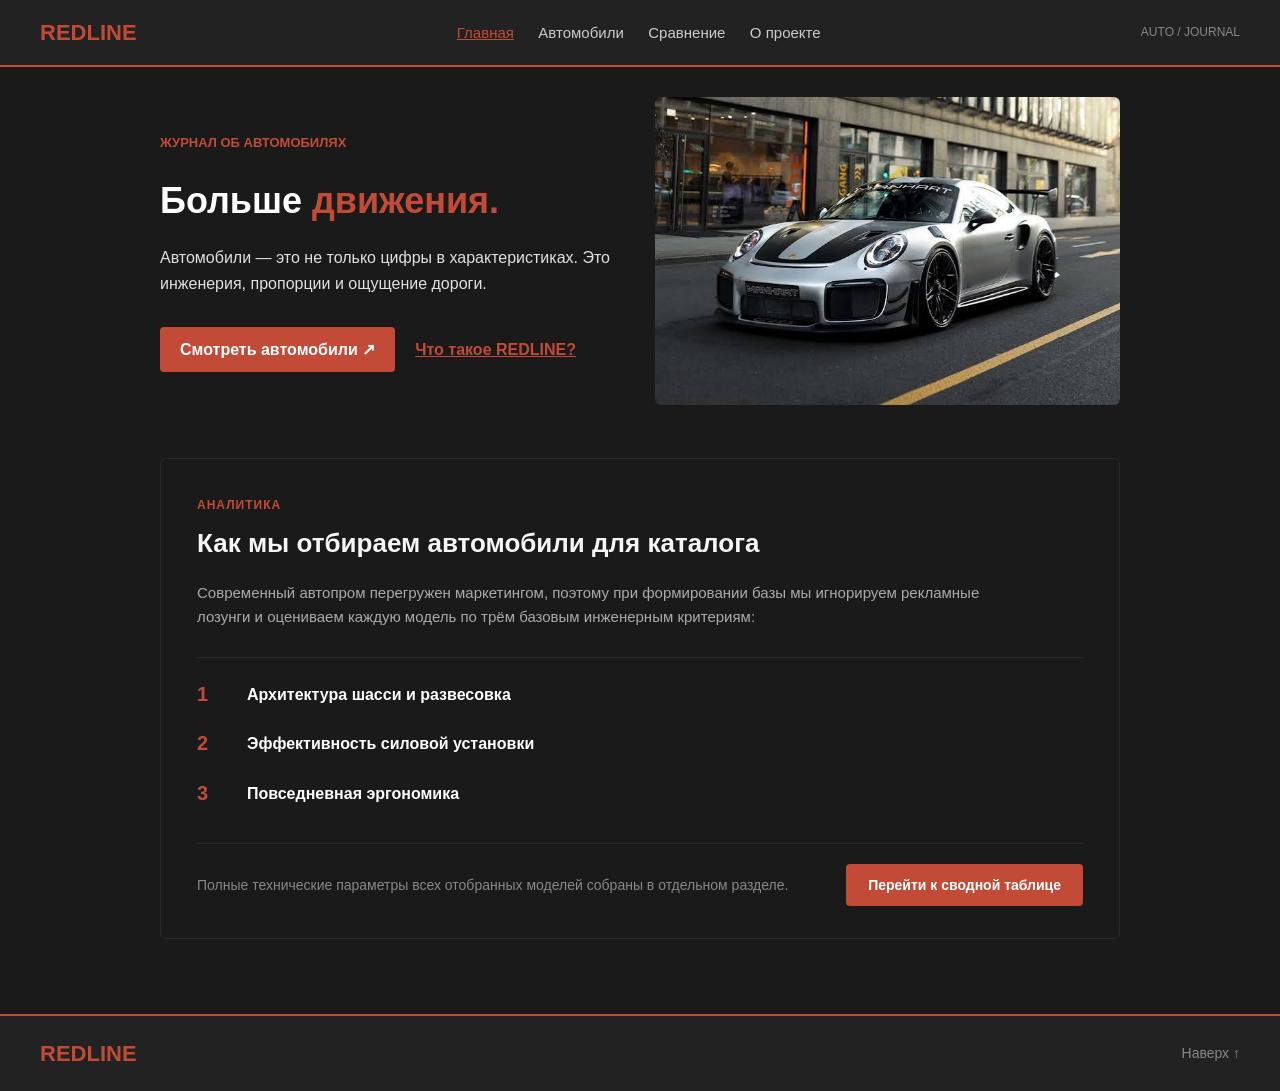
<file: lab2/index.html>
<!DOCTYPE html>
<html lang="ru">
<head>
    <meta charset="UTF-8">
    <meta name="viewport" content="width=device-width, initial-scale=1.0">
    <title>REDLINE — автомобили без лишнего</title>
    <link rel="stylesheet" href="css/style.css">
</head>
<body id="top">

    <header class="site-header">
        <a class="brand" href="index.html">REDLINE</a>

        <nav class="main-nav">
            <a class="active" href="index.html">Главная</a>
            <a href="cars.html">Автомобили</a>
            <a href="compare.html">Сравнение</a>
            <a href="about.html">О проекте</a>
        </nav>

        <div class="header-label">AUTO / JOURNAL</div>
    </header>

    <main>
        <section class="hero">
            <div class="hero-copy">
                <p class="eyebrow">
                    <span class="eyebrow-line"></span>
                    ЖУРНАЛ ОБ АВТОМОБИЛЯХ
                </p>

                <h1>
                    Больше <span> движения.</span>
                </h1>

                <p class="hero-text">
                    Автомобили — это не только цифры в характеристиках.
                    Это инженерия, пропорции и ощущение дороги.
                </p>

                <div class="hero-actions">
                    <a class="button button-primary" href="cars.html">Смотреть автомобили ↗</a>
                    <a class="text-link" href="about.html">Что такое REDLINE?</a>
                </div>
            </div>

            <div class="hero-visual">
                <img src="images/bgt.jpg" alt="Спортивный автомобиль на дороге">
            </div>
        </section>

        <section class="editorial-block">
            <div class="editorial-header">
                <span class="editorial-tag">Аналитика</span>    
                <h2>Как мы отбираем автомобили для каталога</h2>
            </div>

            <p class="editorial-intro">
                Современный автопром перегружен маркетингом, поэтому при формировании базы мы игнорируем рекламные лозунги и оцениваем каждую модель по трём базовым инженерным критериям:
            </p>

            <div class="criteria-list">
                <div class="criteria-item">
                    <span class="criteria-num">1</span>
                    <div class="criteria-body">
                        <h4>Архитектура шасси и развесовка</h4>
                    </div>
                </div>

                <div class="criteria-item">
                    <span class="criteria-num">2</span>
                    <div class="criteria-body">
                        <h4>Эффективность силовой установки</h4>
                    </div>
                </div>

                <div class="criteria-item">
                    <span class="criteria-num">3</span>
                    <div class="criteria-body">
                        <h4>Повседневная эргономика</h4>
                    </div>
                </div>
            </div>

            <div class="editorial-footer">
                <p>Полные технические параметры всех отобранных моделей собраны в отдельном разделе.</p>
                <a href="compare.html" class="editorial-btn">Перейти к сводной таблице</a>
            </div>
        </section>
    </main>

    <footer class="site-footer">
        <a class="brand" href="index.html">REDLINE</a>
        <a class="back-to-top" href="#top">Наверх ↑</a>
    </footer>

</body>
</html>
</file>
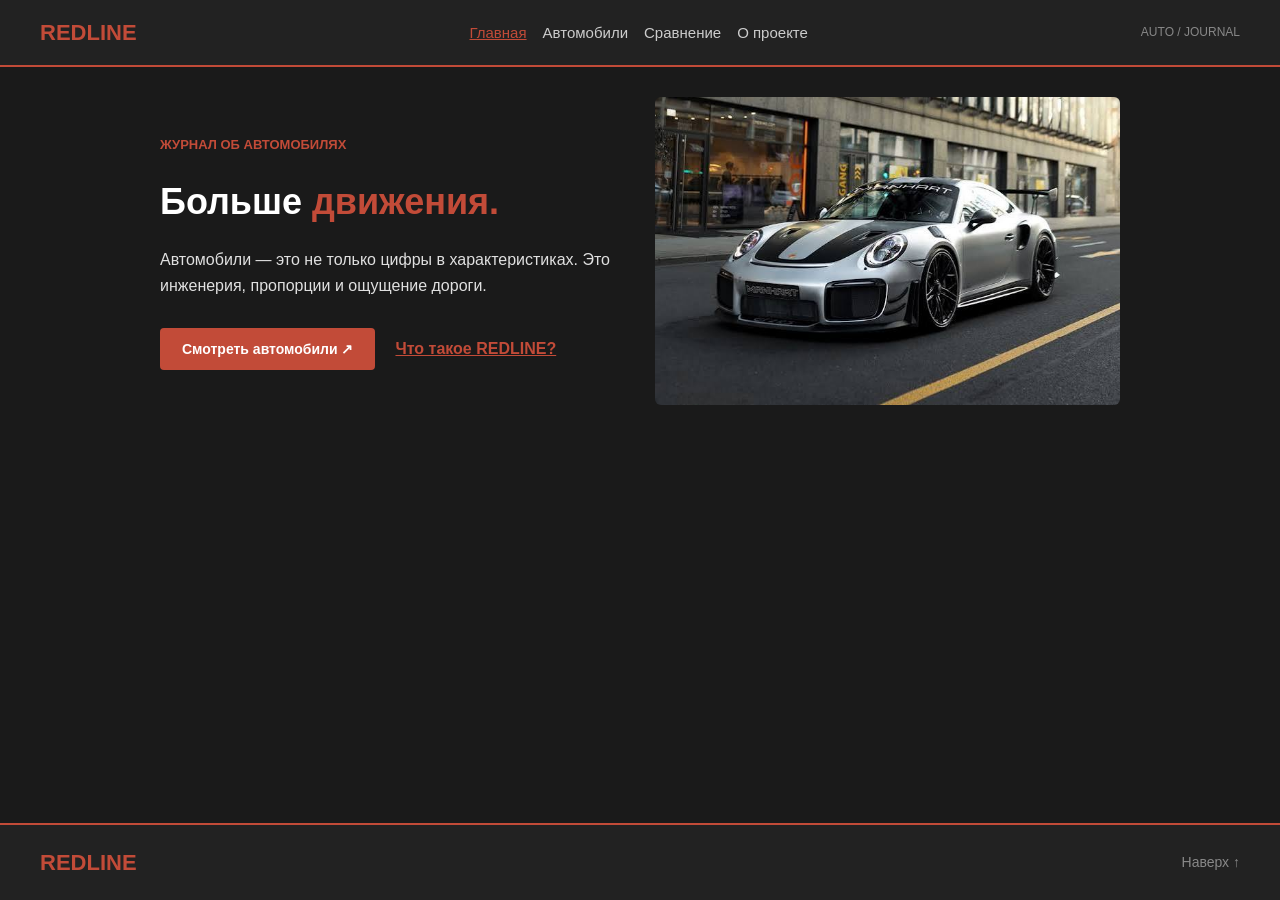
<file: lab4/index.html>
<!DOCTYPE html>
<html lang="ru">
<head>
    <meta charset="UTF-8">
    <meta name="viewport" content="width=device-width, initial-scale=1.0">
    <title>REDLINE — автомобили без лишнего</title>
    <link rel="stylesheet" href="css/style.css">
</head>
<body id="top">

    <header class="header">
        <a class="logo" href="index.html">REDLINE</a>

        <nav class="nav">
            <a class="nav__link nav__link_active" href="index.html" aria-current="page">Главная</a>
            <a href="cars.html" class="nav__link">Автомобили</a>
            <a href="compare.html" class="nav__link">Сравнение</a>
            <a href="about.html" class="nav__link">О проекте</a>
        </nav>

        <div class="header__label">AUTO / JOURNAL</div>
    </header>

    <main class="page">
        <section class="hero">
            <div class="hero__content">
                <p class="eyebrow">
                    <span class="eyebrow__line"></span>
                    ЖУРНАЛ ОБ АВТОМОБИЛЯХ
                </p>

                <h1 class="title">
                    Больше <span class="accent"> движения.</span>
                </h1>

                <p class="hero__text">
                    Автомобили — это не только цифры в характеристиках.
                    Это инженерия, пропорции и ощущение дороги.
                </p>

                <div class="actions">
                    <a class="button button_primary" href="cars.html">Смотреть автомобили ↗</a>
                    <a class="link" href="about.html">Что такое REDLINE?</a>
                </div>
            </div>

            <div class="hero__visual">
                <img src="images/bgt.jpg" alt="Спортивный автомобиль на дороге" class="hero__image">
            </div>
        </section>
    </main>

    <footer class="footer">
        <a class="logo" href="index.html">REDLINE</a>
        <a class="footer__top" href="#top">Наверх ↑</a>
    </footer>

</body>
</html>
</file>
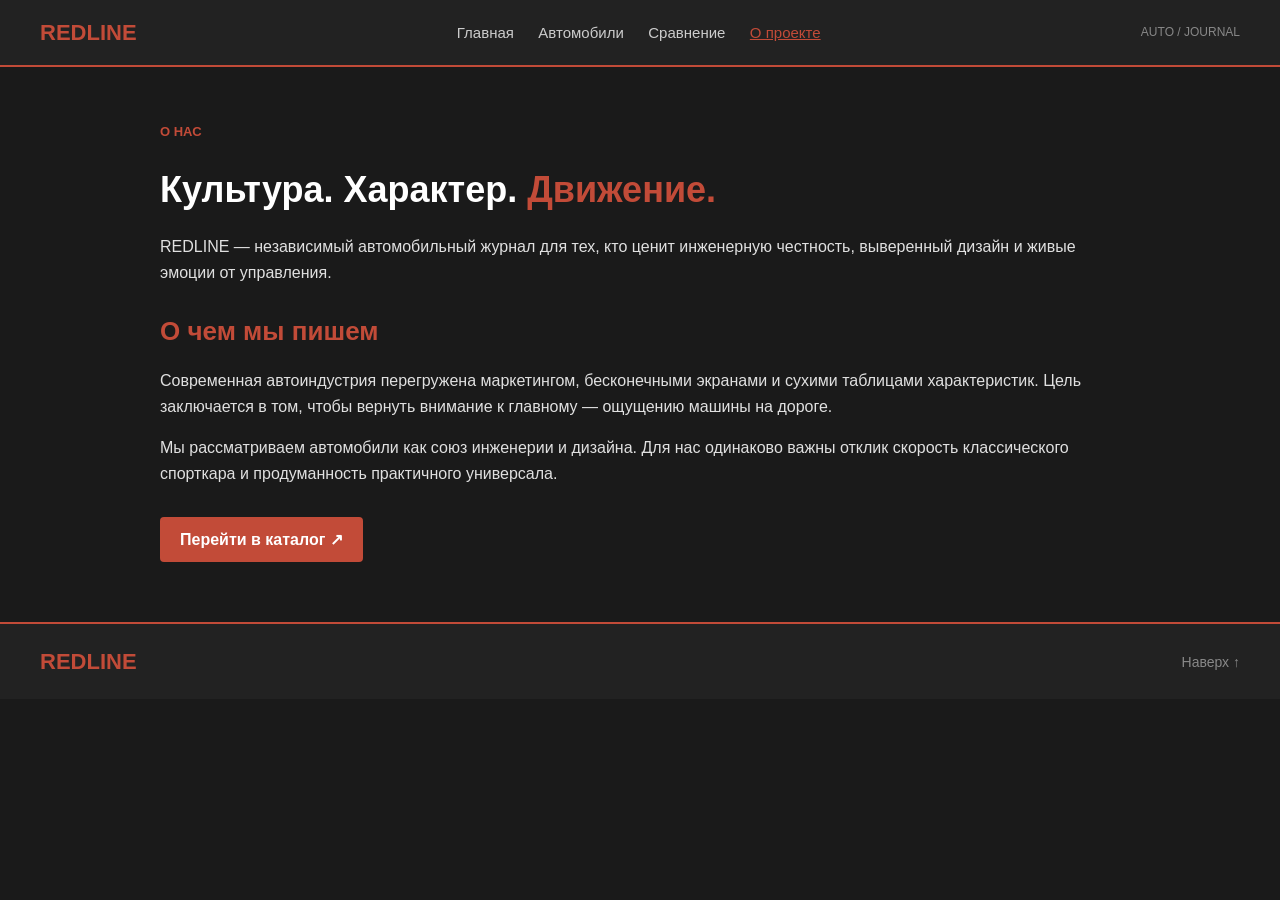
<file: lab2/about.html>
<!DOCTYPE html>
<html lang="ru">
<head>
    <meta charset="UTF-8">
    <meta name="viewport" content="width=device-width, initial-scale=1.0">
    <title>О редакции — REDLINE</title>
    <link rel="stylesheet" href="css/style.css">
</head>
<body id="top">

    <header class="site-header">
        <a class="brand" href="index.html">REDLINE</a>

        <nav class="main-nav">
            <a href="index.html">Главная</a>
            <a href="cars.html">Автомобили</a>
            <a href="compare.html">Сравнение</a>
            <a class="active" href="about.html">О проекте</a>
        </nav>

        <div class="header-label">AUTO / JOURNAL</div>
    </header>

    <main>
        <section class="page-intro">
            <p class="eyebrow">
                <span class="eyebrow-line"></span>
                О НАС
            </p>
            <h1>Культура. Характер. <span> Движение.</span></h1>
            <p class="intro-text">
                REDLINE — независимый автомобильный журнал для тех, кто ценит
                инженерную честность, выверенный дизайн и живые эмоции от управления.
            </p>
        </section>

        <section class="about-layout">
            <h2><span>О чем мы пишем </span></h2>
            <p>
                Современная автоиндустрия перегружена маркетингом, бесконечными экранами
                и сухими таблицами характеристик. Цель заключается в том, чтобы вернуть
                внимание к главному — ощущению машины на дороге.
            </p>
            <p>
                Мы рассматриваем автомобили как союз инженерии и 
                дизайна. Для нас одинаково важны отклик скорость классического спорткара
                и продуманность практичного универсала.
            </p>
            <div class="hero-actions">
                <a class="button" href="cars.html">Перейти в каталог ↗</a>
            </div>
        </section>

    </main>

    <footer class="site-footer">
        <a class="brand" href="index.html">REDLINE</a>
        <a class="back-to-top" href="#top">Наверх ↑</a>
    </footer>

</body>
</html>
</file>
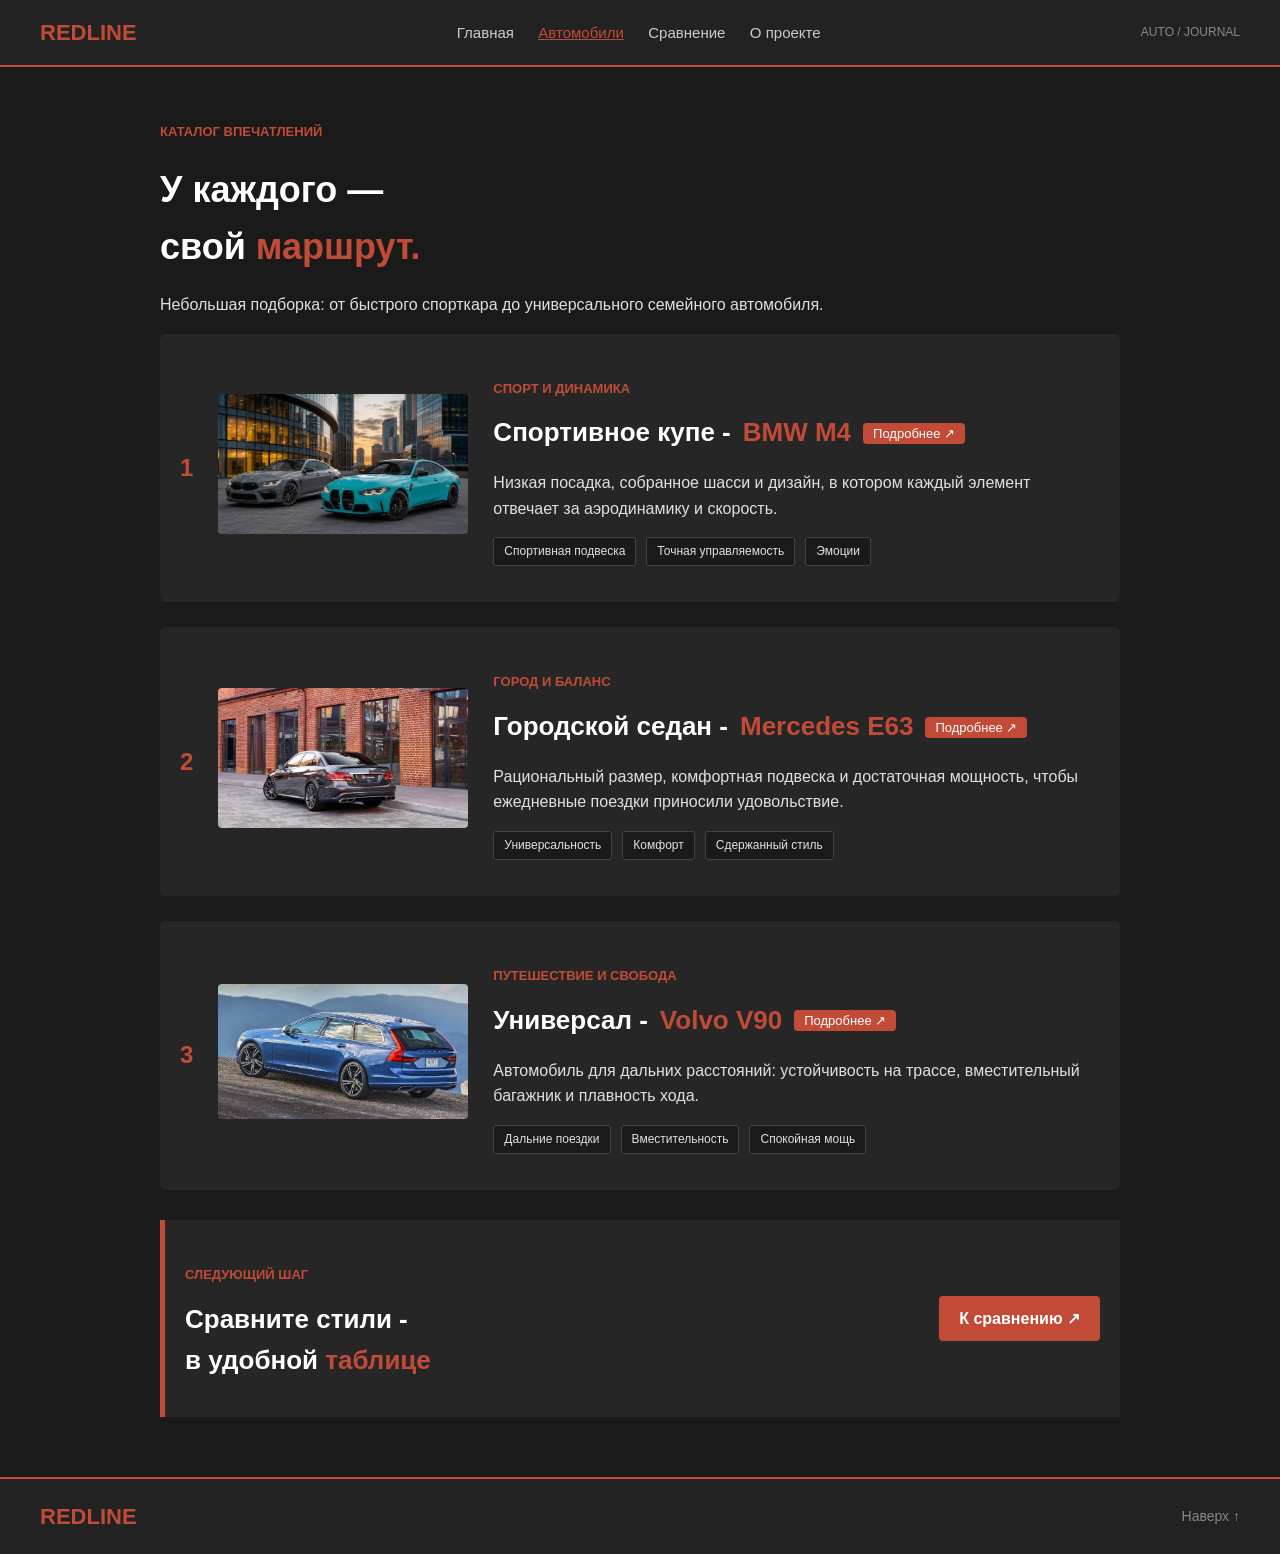
<file: lab2/cars.html>
<!DOCTYPE html>
<html lang="ru">
<head>
    <meta charset="UTF-8">
    <meta name="viewport" content="width=device-width, initial-scale=1.0">
    <title>Автомобили — REDLINE</title>
    <link rel="stylesheet" href="css/style.css">
</head>
<body id="top">

    <header class="site-header">
        <a class="brand" href="index.html">REDLINE</a>

        <nav class="main-nav">
            <a href="index.html">Главная</a>
            <a class="active" href="cars.html">Автомобили</a>
            <a href="compare.html">Сравнение</a>
            <a href="about.html">О проекте</a>
        </nav>

        <div class="header-label">AUTO / JOURNAL</div>
    </header>

    <main>
        <section class="page-intro">
            <p class="eyebrow">
                <span class="eyebrow-line"></span>
                КАТАЛОГ ВПЕЧАТЛЕНИЙ
            </p>
            <h1>У каждого —<br> свой <span> маршрут.</span></h1>
            <p class="intro-text">
                Небольшая подборка: от быстрого спорткара
                до универсального семейного автомобиля.
            </p>
        </section>

        <section class="car-list">
            <article class="car-row">
                <div class="car-index">1</div>
                <div class="car-image">
                    <img src="images/bmw.jpg" alt="Спортивное купе">
                </div>
                <div class="car-info">
                    <p class="eyebrow">СПОРТ И ДИНАМИКА</p>
                    <div class="car-heading">
                        <h2> 
                            Спортивное купе - <span>BMW M4</span>
                            <a class="button btn-inline" href="https://ru.wikipedia.org/wiki/BMW_M4" target="_blank" rel="noopener noreferrer">Подробнее ↗</a>
                        </h2>
                </div>
                    <p>
                        Низкая посадка, собранное шасси и дизайн, в котором
                        каждый элемент отвечает за аэродинамику и скорость.
                    </p>
                    <ul class="tag-list">
                        <li>Спортивная подвеска</li>
                        <li>Точная управляемость</li>
                        <li>Эмоции</li>
                    </ul>
                </div>
            </article>

            <article class="car-row">
                <div class="car-index">2</div>
                <div class="car-image">
                    <img src="images/merin.jpg" alt="Городской седан">
                    
                </div>
                <div class="car-info">
                    <p class="eyebrow">ГОРОД И БАЛАНС</p>
                    <h2>
                        Городской седан - <span> Mercedes E63 </span>
                        <a class="button btn-inline" href="https://ru.wikipedia.org/wiki/Mercedes-Benz_E-%D0%BA%D0%BB%D0%B0%D1%81%D1%81" target="_blank" rel="noopener noreferrer">Подробнее ↗</a>
                    </h2>    
                    <p>
                        Рациональный размер, комфортная подвеска и достаточная мощность,
                        чтобы ежедневные поездки приносили удовольствие.
                    </p>
                    <ul class="tag-list">
                        <li>Универсальность</li>
                        <li>Комфорт</li>
                        <li>Сдержанный стиль</li>
                    </ul>
                </div>
            </article>

            <article class="car-row">
                <div class="car-index">3</div>
                <div class="car-image">
                    <img src = "images/volvo.jpg" alt="Универсал">
                </div>
                <div class="car-info">
                    <p class="eyebrow">ПУТЕШЕСТВИЕ И СВОБОДА</p>
                    <h2>
                        Универсал - <span> Volvo V90 </span>
                        <a class="button btn-inline" href="https://ru.wikipedia.org/wiki/Volvo_V90" target="_blank" rel="noopener noreferrer">Подробнее ↗</a>
                    </h2>
                    <p>
                        Автомобиль для дальних расстояний: устойчивость на трассе,
                        вместительный багажник и плавность хода.
                    </p>
                    <ul class="tag-list">
                        <li>Дальние поездки</li>
                        <li>Вместительность</li>
                        <li>Спокойная мощь</li>
                    </ul>
                </div>
            </article>
        </section>

        <section class="closing-banner">
            <div>
                <p class="eyebrow">СЛЕДУЮЩИЙ ШАГ</p>
                <h2>Сравните стили - <br> в удобной <span> таблице</span></h2>
            </div>
            <a class="button button" href="compare.html">К сравнению ↗</a>
        </section>
    </main>

    <footer class="site-footer">
        <a class="brand" href="index.html">REDLINE</a>
        <a class="back-to-top" href="#top">Наверх ↑</a>
    </footer>

</body>
</html>
</file>
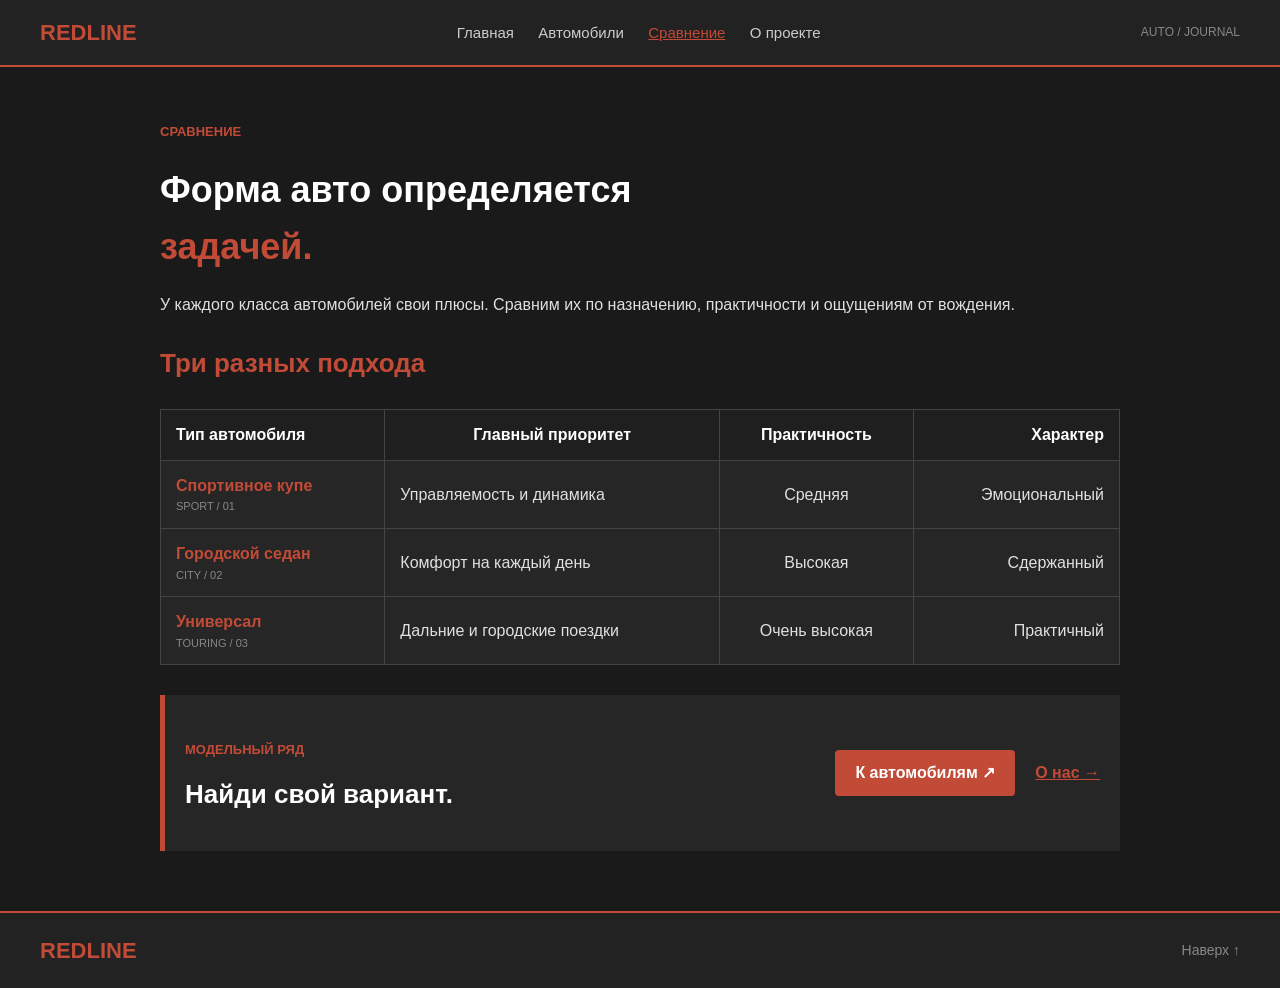
<file: lab2/compare.html>
<!DOCTYPE html>
<html lang="ru">
<head>
    <meta charset="UTF-8">
    <meta name="viewport" content="width=device-width, initial-scale=1.0">
    <title>Сравнение — REDLINE</title>
    <link rel="stylesheet" href="css/style.css">
</head>
<body id="top">

    <header class="site-header">
        <a class="brand" href="index.html">REDLINE</a>

        <nav class="main-nav">
            <a href="index.html">Главная</a>
            <a href="cars.html">Автомобили</a>
            <a class="active" href="compare.html">Сравнение</a>
            <a href="about.html">О проекте</a>
        </nav>

        <div class="header-label">AUTO / JOURNAL</div>
    </header>

    <main>
        <section class="page-intro">
            <p class="eyebrow">
                <span class="eyebrow-line"></span>
                СРАВНЕНИЕ
            </p>
            <h1>Форма авто определяется<br> <span>задачей.</span></h1>
            <p class="intro-text">
                У каждого класса автомобилей свои плюсы.
                Сравним их по назначению, практичности и ощущениям от вождения.
            </p>
        </section>

        <section class="comparison-section">
            <div class="section-heading">
                    <h2><span> Три разных подхода </span></h2>
            </div>

            <div class="table-wrap">
                <table>
                    <thead>
                        <tr>
                            <th>Тип автомобиля</th>
                            <th>Главный приоритет</th>
                            <th class="center">Практичность</th>
                            <th class="right">Характер</th>
                        </tr>
                    </thead>
                    <tbody>
                        <tr>
                            <td>
                                <strong>Спортивное купе</strong>
                                <span class="table-sub">SPORT / 01</span>
                            </td>
                            <td>Управляемость и динамика</td>
                            <td class="center">Средняя</td>
                            <td class="right">Эмоциональный</td>
                        </tr>
                        <tr>
                            <td>
                                <strong>Городской седан</strong>
                                <span class="table-sub">CITY / 02</span>
                            </td>
                            <td>Комфорт на каждый день</td>
                            <td class="center">Высокая</td>
                            <td class="right">Сдержанный</td>
                        </tr>
                        <tr>
                            <td>
                                <strong>Универсал</strong>
                                <span class="table-sub">TOURING / 03</span>
                            </td>
                            <td>Дальние и городские поездки</td>
                            <td class="center">Очень высокая</td>
                            <td class="right">Практичный</td>
                        </tr>
                    </tbody>
                </table>
            </div>
        </section>

        <section class="closing-banner">
            <div>
                <p class="eyebrow">МОДЕЛЬНЫЙ РЯД</p>
                <h2>Найди свой вариант.</h2>
            </div>
            <div class="banner-actions">
                <a class="button button" href="cars.html">К автомобилям ↗</a>
                <a class="text-link" href="about.html">О нас →</a>
            </div>
        </section>
    </main>

    <footer class="site-footer">
        <a class="brand" href="index.html">REDLINE</a>
        <a class="back-to-top" href="#top">Наверх ↑</a>
    </footer>

</body>
</html>
</file>
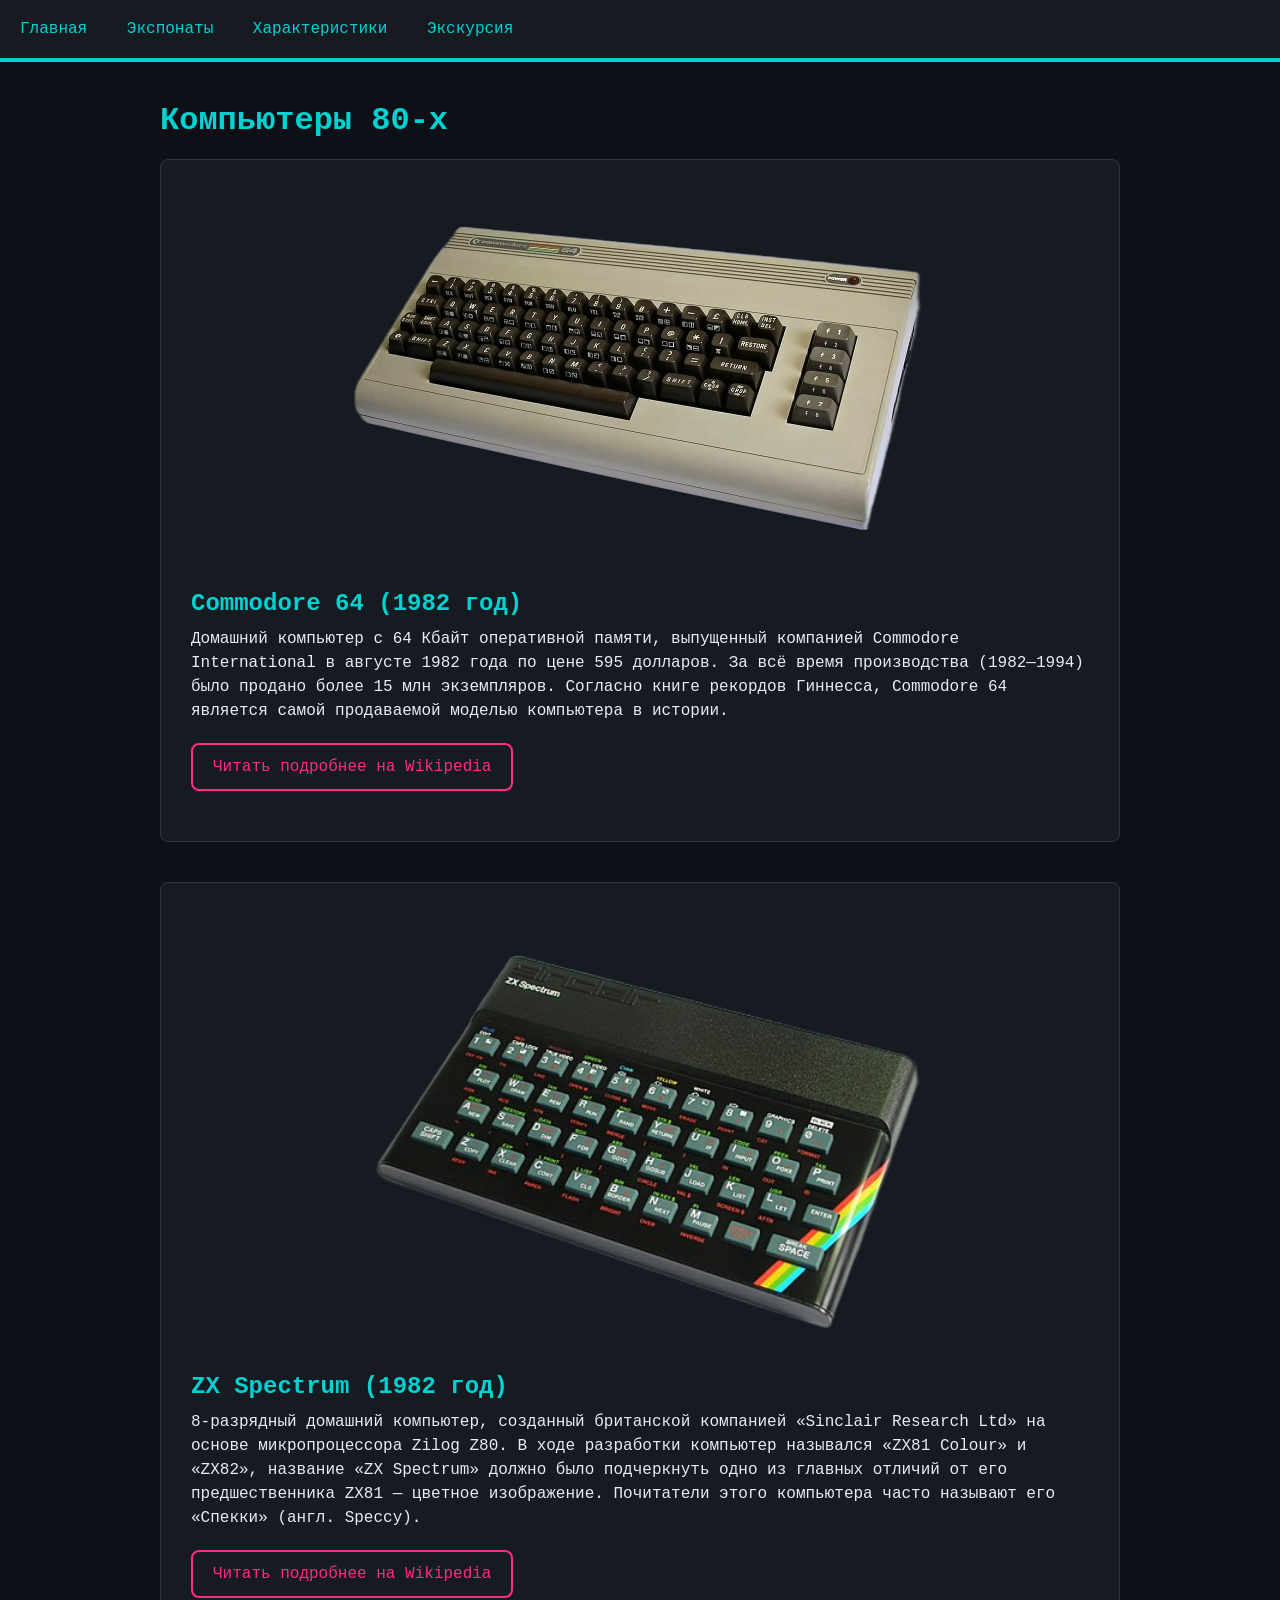
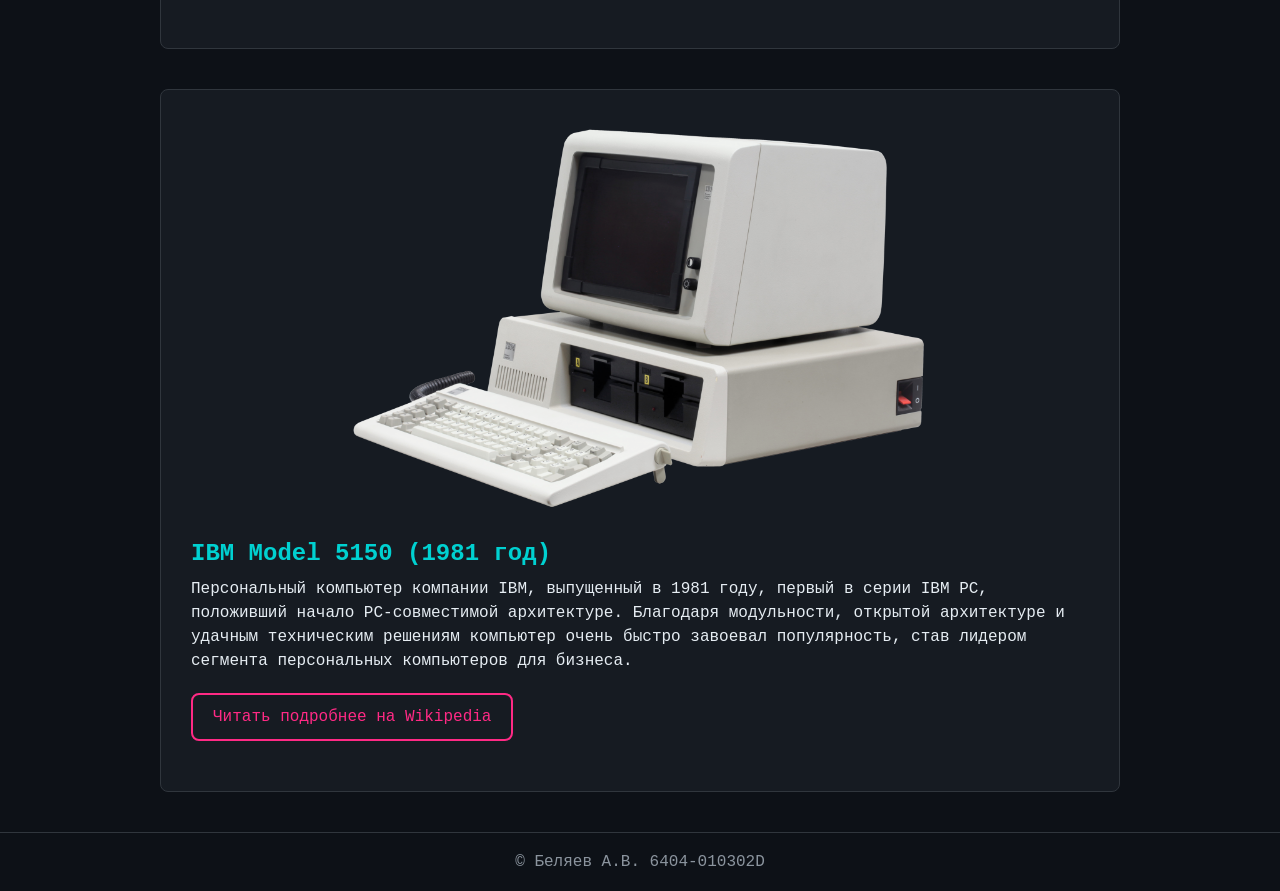
<file: lab2/exhibits.html>
<!DOCTYPE html>
<html>
    <head>
        <meta charset="UTF-8">
        <title>Музей ретро-компьютеров | Экспонаты</title>
        <link rel="stylesheet" href="style.css">
    </head>
    <body>
        <header>
            <nav>
                <ul>
                    <li><a href="index.html">Главная</a></li>
                    <li><a href="exhibits.html">Экспонаты</a></li>
                    <li><a href="specs.html">Характеристики</a></li>
                    <li><a href="visit.html">Экскурсия</a></li>
                </ul>
            </nav>
        </header>
        <main>
            <h1>
                Компьютеры 80-х
            </h1>
            <div class="PC">
                <img src="images/c64.png" alt="Компьютер Commodore 64" width="600">
            <h2>
                Commodore 64 (1982 год)
            </h2>
            <p>
                Домашний компьютер с 64 Кбайт оперативной памяти, выпущенный компанией Commodore International
                в августе 1982 года по цене 595 долларов.
                За всё время производства (1982—1994) было продано более 15 млн экземпляров.
                Согласно книге рекордов Гиннесса, Commodore 64 является самой продаваемой моделью компьютера в истории.
            </p>
            <p><a href="https://ru.wikipedia.org/wiki/Commodore_64" target="_blank" class="neon-button">Читать подробнее на Wikipedia</a></p>
            </div>

            <div class="PC">
                <img src="images/spectrum.png" alt="Компьютер ZX Spectrum" width="600">
            <h2>
                ZX Spectrum (1982 год)
            </h2>
            <p>
                8-разрядный домашний компьютер, созданный британской компанией «Sinclair Research Ltd» на основе микропроцессора Zilog Z80.
                В ходе разработки компьютер назывался «ZX81 Colour» и «ZX82», название «ZX Spectrum» должно было подчеркнуть одно из главных отличий
                от его предшественника ZX81 — цветное изображение. Почитатели этого компьютера часто называют его «Спекки» (англ. Speccy).
            </p>
            <p><a href="https://ru.wikipedia.org/wiki/ZX_Spectrum" target="_blank" class="neon-button">Читать подробнее на Wikipedia</a></p>
            </div>

            <div class="PC">
                <img src="images/ibmpc.png" alt="Компьютер IBM Model 5150" width="600">
            <h2>
                IBM Model 5150 (1981 год)
            </h2>
            <p>
                Персональный компьютер компании IBM, выпущенный в 1981 году, первый в серии IBM PC, положивший начало PC-совместимой архитектуре.
                Благодаря модульности, открытой архитектуре и удачным техническим решениям компьютер очень быстро завоевал популярность,
                став лидером сегмента персональных компьютеров для бизнеса.
            </p>
            <p><a href="https://ru.wikipedia.org/wiki/IBM_PC" target="_blank" class="neon-button">Читать подробнее на Wikipedia</a></p>
            </div>
        </main>
        <footer>
            <p>
                &copy; Беляев А.В. 6404-010302D
            </p>
        </footer>
    </body>
</html>
</file>
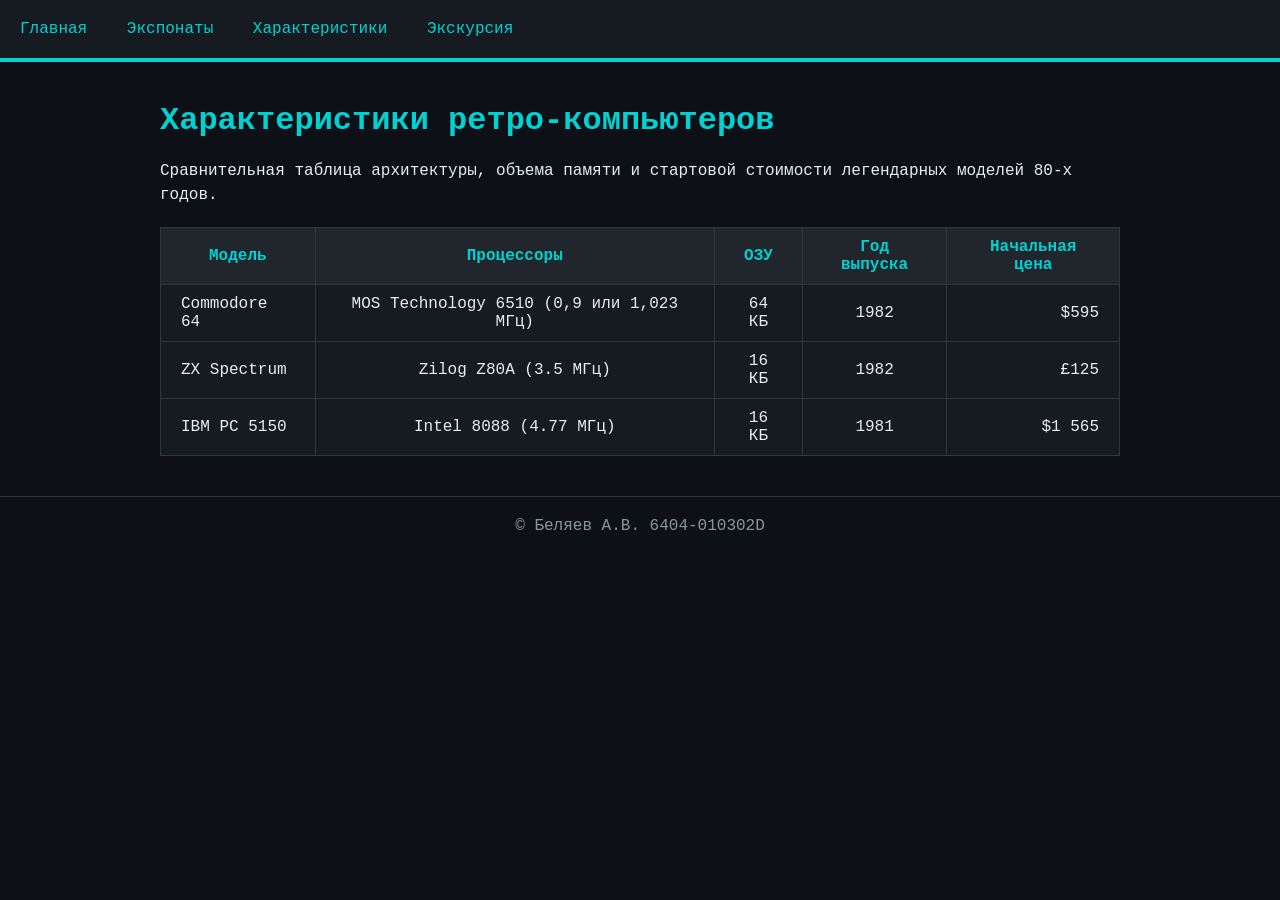
<file: lab2/specs.html>
<!DOCTYPE html>
<html>
    <head>
        <meta charset="UTF-8">
        <title>Музей ретро-компьютеров | Характеристики</title>
        <link rel="stylesheet" href="style.css">
    </head>
    <body>
        <header>
            <nav>
                <ul>
                    <li><a href="index.html">Главная</a></li>
                    <li><a href="exhibits.html">Экспонаты</a></li>
                    <li><a href="specs.html">Характеристики</a></li>
                    <li><a href="visit.html">Экскурсия</a></li>
                </ul>
            </nav>
        </header>
        <main>
            <h1>
                Характеристики ретро-компьютеров
            </h1>
            <p>
                Сравнительная таблица архитектуры, объема памяти и стартовой стоимости легендарных моделей 80-х годов.
            </p>
            <table>
                <thead>
                    <tr>
                        <th>Модель</th>
                        <th>Процессоры</th>
                        <th>ОЗУ</th>
                        <th>Год выпуска</th>
                        <th>Начальная цена</th>
                    </tr>
                </thead>
                <tbody>
                    <tr>
                        <td class="shift-left">Commodore 64</td>
                        <td class="shift-center">MOS Technology 6510 (0,9 или 1,023 МГц)</td>
                        <td class="shift-center">64 КБ</td>
                        <td class="shift-center">1982</td>
                        <td class="shift-right">$595</td>
                    </tr>

                    <tr>
                        <td class="shift-left">ZX Spectrum</td>
                        <td class="shift-center">Zilog Z80A (3.5 МГц)</td>
                        <td class="shift-center">16 КБ</td>
                        <td class="shift-center">1982</td>
                        <td class="shift-right">£125</td>
                    </tr>

                    <tr>
                        <td class="shift-left">IBM PC 5150</td>
                        <td class="shift-center">Intel 8088 (4.77 МГц)</td>
                        <td class="shift-center">16 КБ</td>
                        <td class="shift-center">1981</td>
                        <td class="shift-right">$1 565</td>
                    </tr>
                </tbody>
            </table>
        </main>
        <footer>
            <p>
                &copy; Беляев А.В. 6404-010302D
            </p>
        </footer>
    </body>
</html>
</file>
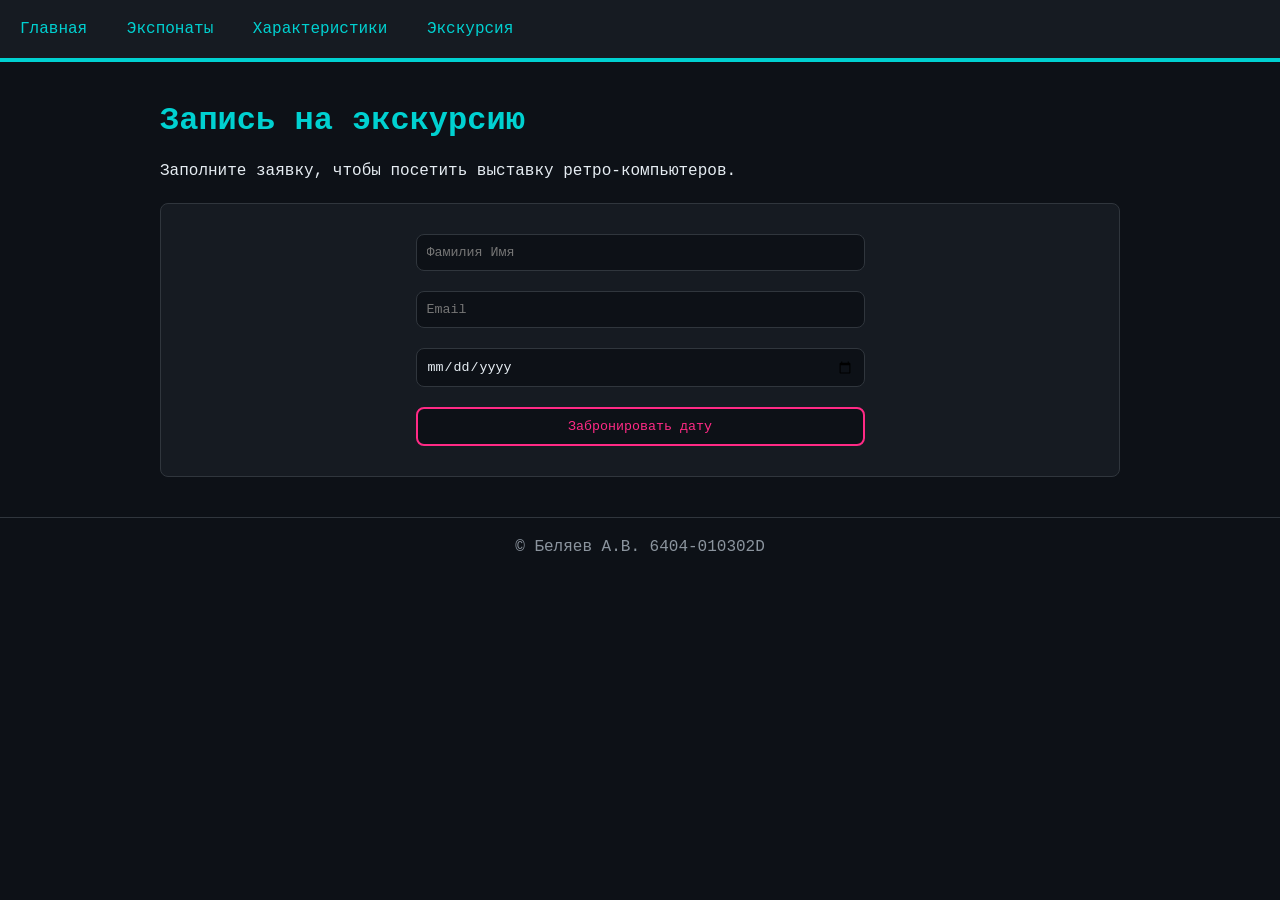
<file: lab2/visit.html>
<!DOCTYPE html>
<html>
    <head>
        <meta charset="UTF-8">
        <title>Музей ретро-компьютеров | Экскурсия</title>
        <link rel="stylesheet" href="style.css">
    </head>
    <body>
        <header>
            <nav>
                <ul>
                    <li><a href="index.html">Главная</a></li>
                    <li><a href="exhibits.html">Экспонаты</a></li>
                    <li><a href="specs.html">Характеристики</a></li>
                    <li><a href="visit.html">Экскурсия</a></li>
                </ul>
            </nav>
        </header>
        <main>
            <h1>
                Запись на экскурсию
            </h1>
            <p>
                Заполните заявку, чтобы посетить выставку ретро-компьютеров.
            </p>
            <form method="post" autocomplete="off" action="">
                <input type="text" name="login" placeholder="Фамилия Имя">
                <input type="email" name="email" placeholder="Email">
                <input type="date" name="visit_date">
                <input type="submit" value="Забронировать дату" class="neon-button">
            </form>
        </main>
        <footer>
            <p>
                &copy; Беляев А.В. 6404-010302D
            </p>
        </footer>
    </body>
</html>
</file>
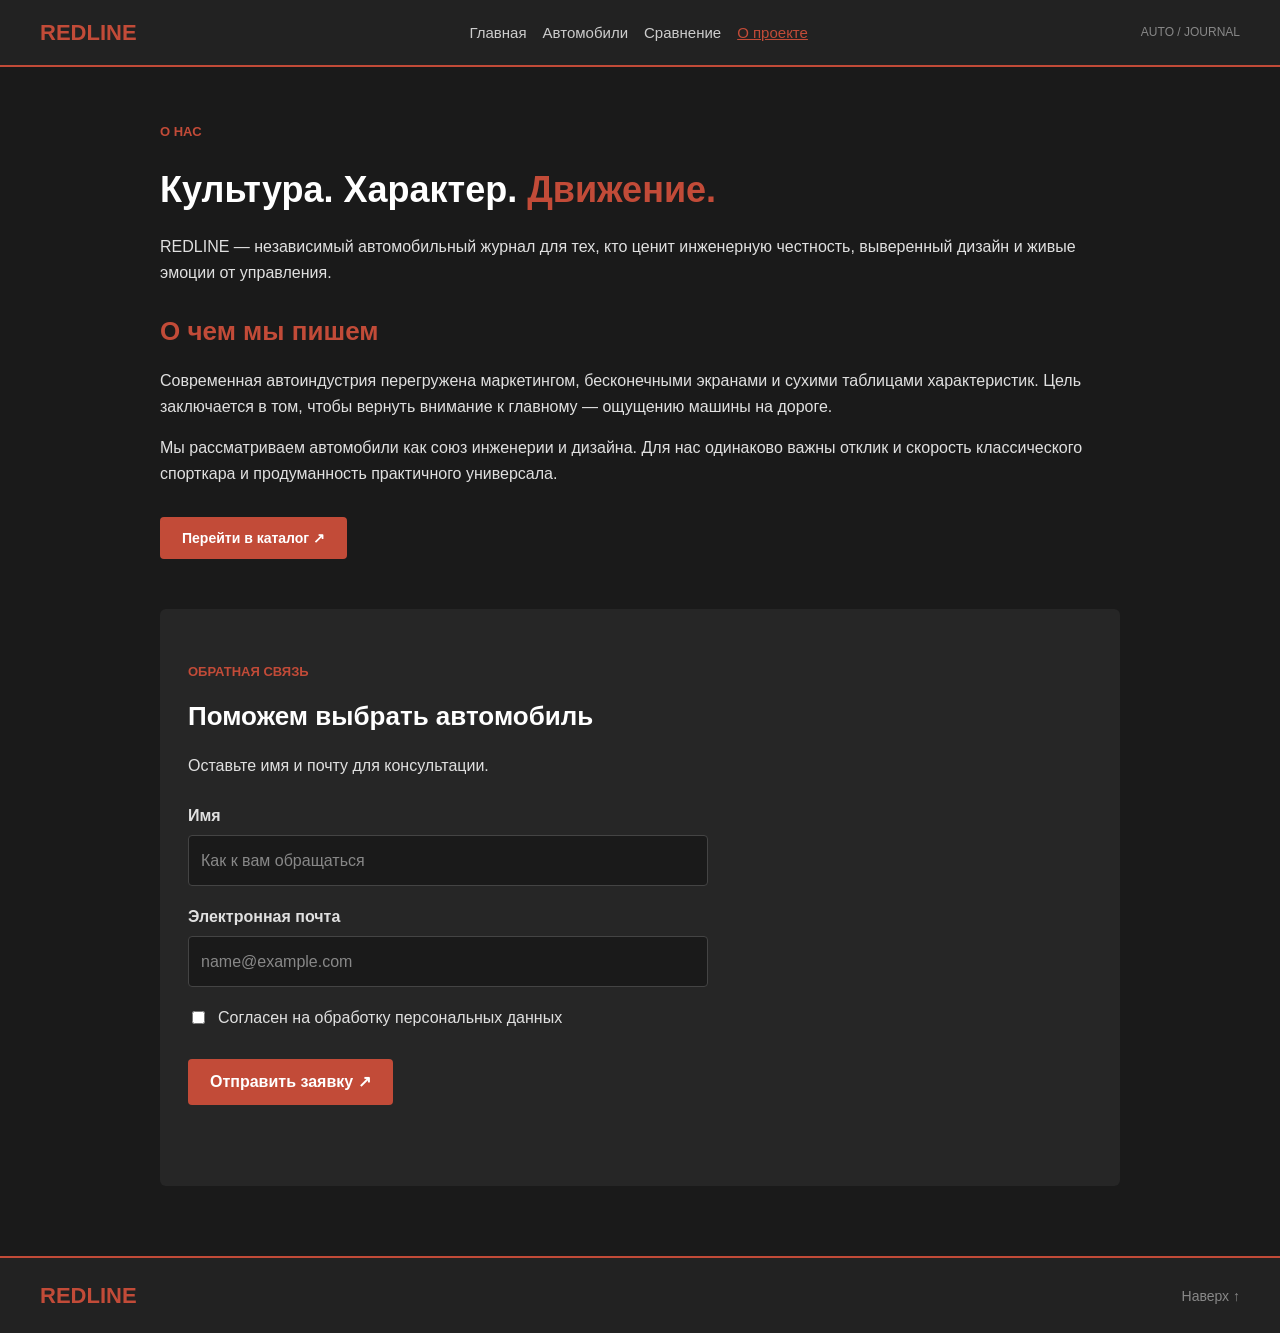
<file: lab4/about.html>
<!DOCTYPE html>
<html lang="ru">
<head>
    <meta charset="UTF-8">
    <meta name="viewport" content="width=device-width, initial-scale=1.0">
    <title>О редакции — REDLINE</title>
    <link rel="stylesheet" href="css/style.css">
<script src="js/form.js" defer></script>
</head>
<body id="top">

    <header class="header">
        <a class="logo" href="index.html">REDLINE</a>

        <nav class="nav">
            <a href="index.html" class="nav__link">Главная</a>
            <a href="cars.html" class="nav__link">Автомобили</a>
            <a href="compare.html" class="nav__link">Сравнение</a>
            <a class="nav__link nav__link_active" href="about.html" aria-current="page">О проекте</a>
        </nav>

        <div class="header__label">AUTO / JOURNAL</div>
    </header>

    <main class="page">
        <section class="intro">
            <p class="eyebrow">
                <span class="eyebrow__line"></span>
                О НАС
            </p>
            <h1 class="title">Культура. Характер. <span class="accent"> Движение.</span>
</h1>
            <p class="intro__text">
                REDLINE — независимый автомобильный журнал для тех, кто ценит
                инженерную честность, выверенный дизайн и живые эмоции от управления.
            </p>
        </section>

        <section class="about">
            <h2 class="subtitle"><span class="accent">О чем мы пишем </span></h2>
            <p>
                Современная автоиндустрия перегружена маркетингом, бесконечными экранами
                и сухими таблицами характеристик. Цель заключается в том, чтобы вернуть
                внимание к главному — ощущению машины на дороге.
            </p>
            <p>
                Мы рассматриваем автомобили как союз инженерии и
                дизайна. Для нас одинаково важны отклик и скорость классического спорткара
                и продуманность практичного универсала.
            </p>
            <div class="actions">
                <a class="button" href="cars.html">Перейти в каталог ↗</a>
            </div>
        </section>

    <section class="contact" aria-labelledby="contact-title">
    <p class="eyebrow">ОБРАТНАЯ СВЯЗЬ</p>
    <h2 class="subtitle" id="contact-title">Поможем выбрать автомобиль</h2>
    <p>Оставьте имя и почту для консультации.</p>
    <form class="request-form" id="request-form">
        <div class="request-form__field">
            <label class="request-form__label" for="request-name">Имя</label>
            <input class="request-form__input" id="request-name" name="clientName" type="text" autocomplete="name" placeholder="Как к вам обращаться" required>
        </div>
        <div class="request-form__field">
            <label class="request-form__label" for="request-email">Электронная почта</label>
            <input class="request-form__input" id="request-email" name="email" type="email" autocomplete="email" placeholder="name@example.com" required>
        </div>
        <label class="request-form__agreement" for="request-agreement">
            <input class="request-form__checkbox" id="request-agreement" name="agreement" type="checkbox" required>
            Согласен на обработку персональных данных
        </label>
        <button class="button request-form__submit" type="submit">Отправить заявку ↗</button>
        <p class="request-form__status" id="request-status" role="status"></p>
    </form>
</section></main>

    <footer class="footer">
        <a class="logo" href="index.html">REDLINE</a>
        <a class="footer__top" href="#top">Наверх ↑</a>
    </footer>

</body>
</html>
</file>
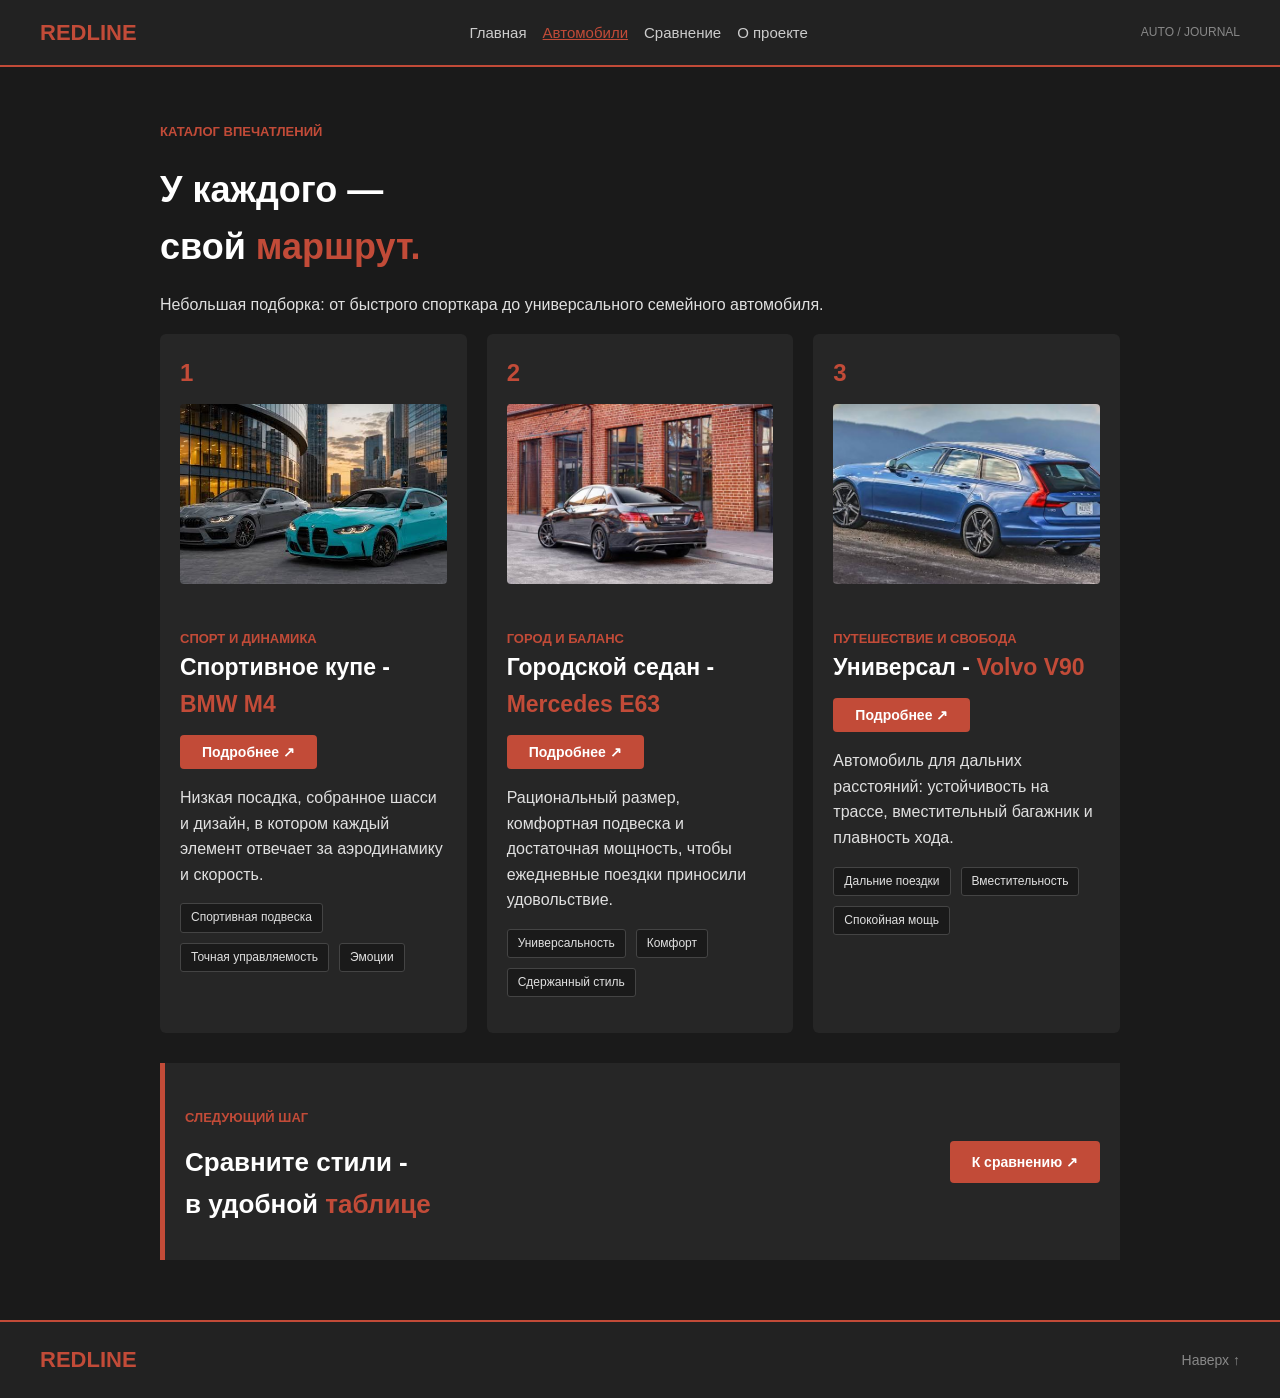
<file: lab4/cars.html>
<!DOCTYPE html>
<html lang="ru">
<head>
    <meta charset="UTF-8">
    <meta name="viewport" content="width=device-width, initial-scale=1.0">
    <title>Автомобили — REDLINE</title>
    <link rel="stylesheet" href="css/style.css">
</head>
<body id="top">

    <header class="header">
        <a class="logo" href="index.html">REDLINE</a>

        <nav class="nav">
            <a href="index.html" class="nav__link">Главная</a>
            <a class="nav__link nav__link_active" href="cars.html" aria-current="page">Автомобили</a>
            <a href="compare.html" class="nav__link">Сравнение</a>
            <a href="about.html" class="nav__link">О проекте</a>
        </nav>

        <div class="header__label">AUTO / JOURNAL</div>
    </header>

    <main class="page">
        <section class="intro">
            <p class="eyebrow">
                <span class="eyebrow__line"></span>
                КАТАЛОГ ВПЕЧАТЛЕНИЙ
            </p>
            <h1 class="title">У каждого —<br> свой <span class="accent"> маршрут.</span>
</h1>
            <p class="intro__text">
                Небольшая подборка: от быстрого спорткара
                до универсального семейного автомобиля.
            </p>
        </section>

        <section class="catalog">
            <article class="car-card">
                <div class="car-card__number">1</div>
                <div class="car-card__visual">
                    <img src="images/bmw.jpg" alt="Спортивное купе" class="car-card__image">
                </div>
                <div class="car-card__content">
                    <p class="eyebrow">СПОРТ И ДИНАМИКА</p>
                    <div class="car-card__heading">
                        <h2 class="subtitle">
                            Спортивное купе - <span class="accent">BMW M4</span>
                            <a class="button button_small" href="https://ru.wikipedia.org/wiki/BMW_M4" target="_blank" rel="noopener noreferrer">Подробнее ↗</a>
                        </h2>
                </div>
                    <p>
                        Низкая посадка, собранное шасси и дизайн, в котором
                        каждый элемент отвечает за аэродинамику и скорость.
                    </p>
                    <ul class="tags">
                        <li class="tags__item">Спортивная подвеска</li>
                        <li class="tags__item">Точная управляемость</li>
                        <li class="tags__item">Эмоции</li>
                    </ul>
                </div>
            </article>

            <article class="car-card">
                <div class="car-card__number">2</div>
                <div class="car-card__visual">
                    <img src="images/merin.jpg" alt="Городской седан" class="car-card__image">

                </div>
                <div class="car-card__content">
                    <p class="eyebrow">ГОРОД И БАЛАНС</p>
                    <h2 class="subtitle">
                        Городской седан - <span class="accent"> Mercedes E63 </span>
                        <a class="button button_small" href="https://ru.wikipedia.org/wiki/Mercedes-Benz_E-%D0%BA%D0%BB%D0%B0%D1%81%D1%81" target="_blank" rel="noopener noreferrer">Подробнее ↗</a>
                    </h2>
                    <p>
                        Рациональный размер, комфортная подвеска и достаточная мощность,
                        чтобы ежедневные поездки приносили удовольствие.
                    </p>
                    <ul class="tags">
                        <li class="tags__item">Универсальность</li>
                        <li class="tags__item">Комфорт</li>
                        <li class="tags__item">Сдержанный стиль</li>
                    </ul>
                </div>
            </article>

            <article class="car-card">
                <div class="car-card__number">3</div>
                <div class="car-card__visual">
                    <img src="images/volvo.jpg" alt="Универсал" class="car-card__image">
                </div>
                <div class="car-card__content">
                    <p class="eyebrow">ПУТЕШЕСТВИЕ И СВОБОДА</p>
                    <h2 class="subtitle">
                        Универсал - <span class="accent"> Volvo V90 </span>
                        <a class="button button_small" href="https://ru.wikipedia.org/wiki/Volvo_V90" target="_blank" rel="noopener noreferrer">Подробнее ↗</a>
                    </h2>
                    <p>
                        Автомобиль для дальних расстояний: устойчивость на трассе,
                        вместительный багажник и плавность хода.
                    </p>
                    <ul class="tags">
                        <li class="tags__item">Дальние поездки</li>
                        <li class="tags__item">Вместительность</li>
                        <li class="tags__item">Спокойная мощь</li>
                    </ul>
                </div>
            </article>
        </section>

        <section class="banner">
            <div>
                <p class="eyebrow">СЛЕДУЮЩИЙ ШАГ</p>
                <h2 class="subtitle">Сравните стили - <br> в удобной <span class="accent"> таблице</span>
</h2>
            </div>
            <a class="button" href="compare.html">К сравнению ↗</a>
        </section>
    </main>

    <footer class="footer">
        <a class="logo" href="index.html">REDLINE</a>
        <a class="footer__top" href="#top">Наверх ↑</a>
    </footer>

</body>
</html>
</file>
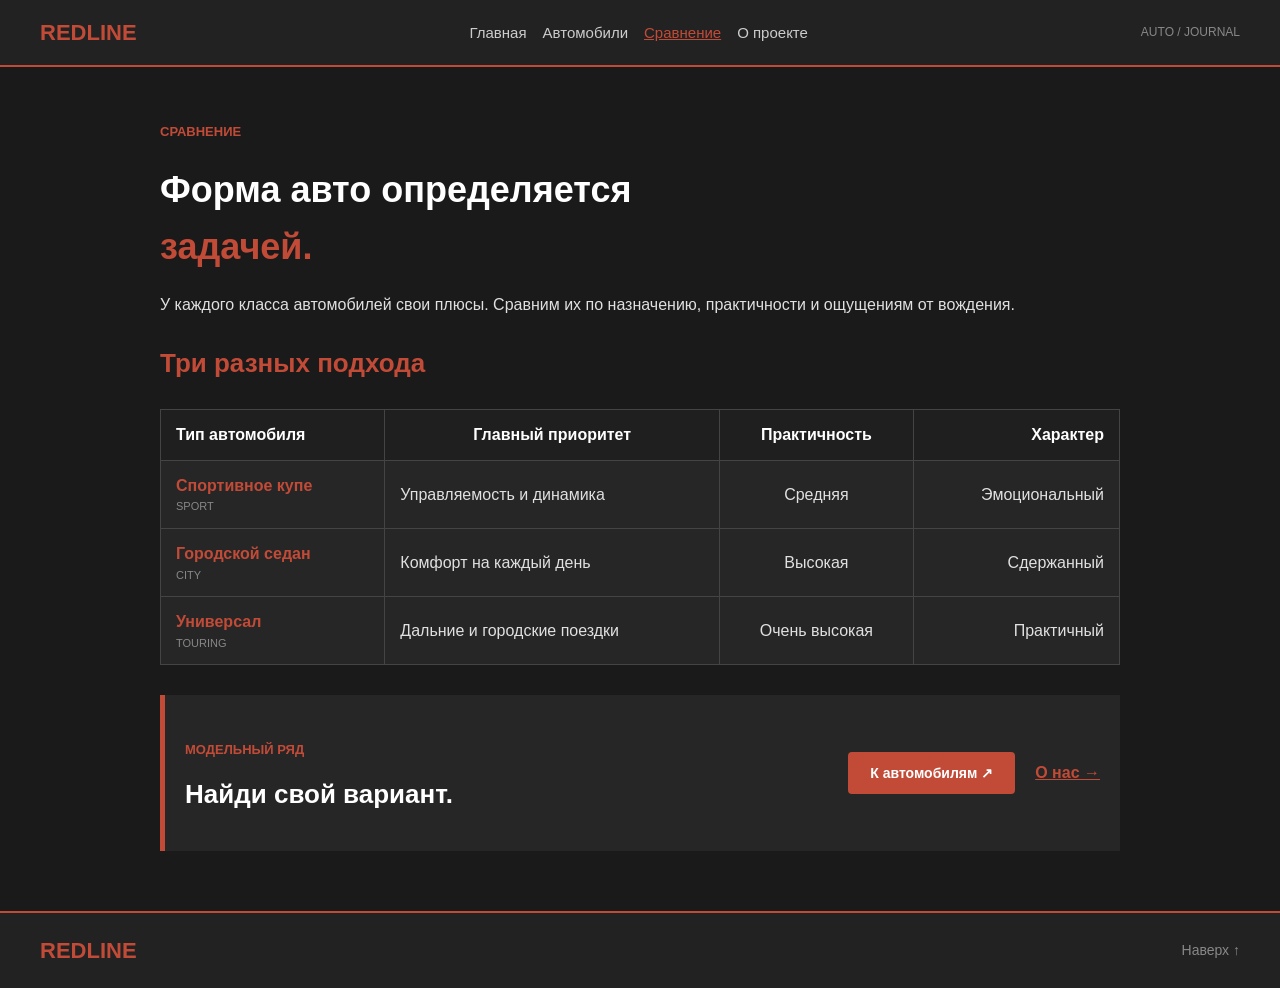
<file: lab4/compare.html>
<!DOCTYPE html>
<html lang="ru">
<head>
    <meta charset="UTF-8">
    <meta name="viewport" content="width=device-width, initial-scale=1.0">
    <title>Сравнение — REDLINE</title>
    <link rel="stylesheet" href="css/style.css">
</head>
<body id="top">

    <header class="header">
        <a class="logo" href="index.html">REDLINE</a>

        <nav class="nav">
            <a href="index.html" class="nav__link">Главная</a>
            <a href="cars.html" class="nav__link">Автомобили</a>
            <a class="nav__link nav__link_active" href="compare.html" aria-current="page">Сравнение</a>
            <a href="about.html" class="nav__link">О проекте</a>
        </nav>

        <div class="header__label">AUTO / JOURNAL</div>
    </header>

    <main class="page">
        <section class="intro">
            <p class="eyebrow">
                <span class="eyebrow__line"></span>
                СРАВНЕНИЕ
            </p>
            <h1 class="title">Форма авто определяется<br> <span class="accent">задачей.</span>
</h1>
            <p class="intro__text">
                У каждого класса автомобилей свои плюсы.
                Сравним их по назначению, практичности и ощущениям от вождения.
            </p>
        </section>

        <section class="comparison">
            <div class="comparison__heading">
                    <h2 class="subtitle"><span class="accent"> Три разных подхода </span></h2>
            </div>

            <div class="comparison__scroll">
                <table class="comparison__table">
                    <thead>
                        <tr>
                            <th class="comparison__cell comparison__cell_head">Тип автомобиля</th>
                            <th class="comparison__cell comparison__cell_head">Главный приоритет</th>
                            <th class="comparison__cell comparison__cell_center comparison__cell_head">Практичность</th>
                            <th class="comparison__cell comparison__cell_right comparison__cell_head">Характер</th>
                        </tr>
                    </thead>
                    <tbody>
                        <tr>
                            <td class="comparison__cell">
                                <strong class="accent">Спортивное купе</strong>
                                <span class="comparison__note">SPORT</span>
                            </td>
                            <td class="comparison__cell">Управляемость и динамика</td>
                            <td class="comparison__cell comparison__cell_center">Средняя</td>
                            <td class="comparison__cell comparison__cell_right">Эмоциональный</td>
                        </tr>
                        <tr>
                            <td class="comparison__cell">
                                <strong class="accent">Городской седан</strong>
                                <span class="comparison__note">CITY</span>
                            </td>
                            <td class="comparison__cell">Комфорт на каждый день</td>
                            <td class="comparison__cell comparison__cell_center">Высокая</td>
                            <td class="comparison__cell comparison__cell_right">Сдержанный</td>
                        </tr>
                        <tr>
                            <td class="comparison__cell">
                                <strong class="accent">Универсал</strong>
                                <span class="comparison__note">TOURING</span>
                            </td>
                            <td class="comparison__cell">Дальние и городские поездки</td>
                            <td class="comparison__cell comparison__cell_center">Очень высокая</td>
                            <td class="comparison__cell comparison__cell_right">Практичный</td>
                        </tr>
                    </tbody>
                </table>
            </div>
        </section>

        <section class="banner">
            <div>
                <p class="eyebrow">МОДЕЛЬНЫЙ РЯД</p>
                <h2 class="subtitle">Найди свой вариант.</h2>
            </div>
            <div class="actions">
                <a class="button" href="cars.html">К автомобилям ↗</a>
                <a class="link" href="about.html">О нас →</a>
            </div>
        </section>
    </main>

    <footer class="footer">
        <a class="logo" href="index.html">REDLINE</a>
        <a class="footer__top" href="#top">Наверх ↑</a>
    </footer>

</body>
</html>
</file>
<file: lab2/css/style.css>
/* 1. базовые настройки */
* {
    box-sizing: border-box;
}

body {
    margin: 0;
    font-family: Arial, sans-serif;
    background-color: #1a1a1a;
    color: #e0e0e0;
    line-height: 1.6;
}

a {
    color: inherit;
    text-decoration: none;
}

/* 2. шапка */
.site-header {
    background-color: #222222;
    border-bottom: 2px solid #c24b38;
    padding: 15px 40px;
    display: flex;
    justify-content: space-between;
    align-items: center;
}

.brand, .site-footer .brand {
    font-size: 22px;
    font-weight: bold;
    color: #c24b38;
}

.main-nav a {
    margin: 0 10px;
    font-size: 15px;
    color: #cccccc;
}

.main-nav a:hover,
.main-nav a.active {
    color: #c24b38;
    text-decoration: underline;
}

.header-label {
    font-size: 12px;
    color: #888888;
}

/* 3. основной контент */
main {
    max-width: 1000px;
    margin: 0 auto;
    padding: 30px 20px;
}

h1 {
    font-size: 36px;
    color: #ffffff;
    margin-bottom: 15px;
}

h2 {
    font-size: 26px;
    color: #ffffff;
    margin-top: 25px;
    margin-bottom: 15px;
}

h1 span, 
h2 span {
    color: #c24b38;
}

.eyebrow {
    position: relative;
    top: 12px; 
    color: #c24b38;
    font-weight: bold;
    font-size: 13px;
    margin-bottom: 10px;
}

/* 4. кнопки */
.button {
    display: inline-block;
    background-color: #c24b38;
    color: #ffffff;
    padding: 10px 20px;
    margin: 10px 0;
    font-weight: bold;
    border-radius: 4px;
}

.button:hover {
    background-color: #a23827;
}

.button.btn-inline {
    font-size: 13px;       
    padding: 4px 10px;     
    margin: 0;             
    font-weight: normal;   
    line-height: 1;
}


.text-link {
    color: #c24b38;
    font-weight: bold;
    text-decoration: underline;
}

.hero-actions {
    display: flex;
    align-items: center;
    gap: 20px;
    margin: 20px 0;
}

/* 5. картинки и главный экран */
.hero {
    display: flex;
    gap: 30px;
    align-items: center;
    margin-bottom: 40px;
}

.hero-copy {
    flex: 1;
}

.hero-visual {
    flex: 1;
}

.hero-visual img {
    width: 100%;
    border-radius: 6px;
}

.editorial-block {
    margin: 45px 0;
    padding: 32px 36px;
    background-color: #1a1a1a;
    border-radius: 6px;
    border: 1px solid #2a2a2a;
}

.editorial-tag {
    display: inline-block;
    color: #c24b38;
    font-size: 12px;
    font-weight: 700;
    letter-spacing: 1px;
    text-transform: uppercase;
    margin-bottom: 8px;
}

.editorial-header h2 {
    margin: 0 0 16px 0;
    font-size: 26px;
    color: #f5f5f5;
    font-weight: 700;
}

.editorial-intro {
    font-size: 15px;
    line-height: 1.6;
    color: #aaaaaa;
    max-width: 800px;
    margin-bottom: 28px;
}

.criteria-list {
    display: flex;
    flex-direction: column;
    gap: 18px;
    border-top: 1px solid #282828;
    padding-top: 24px;
}

.criteria-item {
    display: flex;
    align-items: flex-start;
    gap: 20px;
}

.criteria-num {
    font-size: 20px;
    font-weight: 800;
    color: #c24b38;
    line-height: 1.2;
    min-width: 30px;
}

.criteria-body h4 {
    margin: 0 0 6px 0;
    font-size: 16px;
    color: #ffffff;
    font-weight: 600;
}

.criteria-body p {
    margin: 0;
    font-size: 14px;
    line-height: 1.5;
    color: #999999;
}

.editorial-footer {
    margin-top: 30px;
    padding-top: 20px;
    border-top: 1px solid #282828;
    display: flex;
    align-items: center;
    justify-content: space-between;
    flex-wrap: wrap;
    gap: 16px;
}

.editorial-footer p {
    margin: 0;
    font-size: 14px;
    color: #888888;
}

.editorial-btn {
    display: inline-block;
    padding: 10px 22px;
    background-color: #c24b38;
    color: #ffffff;
    text-decoration: none;
    font-size: 14px;
    font-weight: 600;
    border-radius: 4px;
    transition: background-color 0.2s ease;
}

.editorial-btn:hover {
    background-color: #a33827;
}

/* 7. список авто */
.car-row {
    display: flex;
    gap: 25px;
    background-color: #262626;
    padding: 20px;
    margin-bottom: 25px;
    border-radius: 6px;
    align-items: center;
}

.car-index {
    font-size: 24px;
    font-weight: bold;
    color: #c24b38;
}

.car-image {
    width: 250px;
}

.car-image img {
    width: 100%;
    border-radius: 4px;
}

.car-info {
    flex: 1;
}

.car-info h2 {
    display: flex;
    align-items: center; 
    gap: 12px;          
}

.tag-list {
    list-style: none;
    padding: 0;
    margin-top: 15px;
    display: flex;
    gap: 10px;
}

.tag-list li {
    background-color: #1a1a1a;
    border: 1px solid #444444;
    padding: 4px 10px;
    font-size: 12px;
    border-radius: 3px;
}

/* 8. табличка */
.table-wrap {
    margin: 25px 0;
}

table {
    width: 100%;
    border-collapse: collapse;
    background-color: #262626;
}

th, td {
    border: 1px solid #444444;
    padding: 12px 15px;
}

td strong {
    color: #c24b38;
}

th {
    background-color: #1f1f1f;
    color: #ffffff;
}

/* выравнивание */
td:first-child, th:first-child {
    text-align: left;
}

.center {
    text-align: center;
}

.right {
    text-align: right;
}

.table-sub {
    font-size: 11px;
    color: #888888;
    display: block;
}


/* 9. нижний банер  */
.closing-banner {
    background-color: #262626;
    border-left: 5px solid #c24b38;
    padding: 20px;
    margin: 30px 0;
    display: flex;
    justify-content: space-between;
    align-items: center;
}

.banner-actions {
    display: flex;
    align-items: center;
    gap: 20px;
}



/* 10. нижний бшок */
.site-footer {
    background-color: #222222;
    border-top: 2px solid #c24b38;
    padding: 20px 40px;
    display: flex;
    justify-content: space-between;
    align-items: center;
    font-size: 14px;
    color: #888888;
}
</file>
<file: lab4/css/style.css>
:root {
    --color-background: #1a1a1a;
    --color-text: #e0e0e0;
    --color-surface: #222222;
    --color-accent: #c24b38;
    --color-navigation: #cccccc;
    --color-muted: #888888;
    --color-white: #ffffff;
    --color-button-hover: #a33827;
    --color-card: #262626;
    --color-border: #444444;
    --color-error: #ff8f80;
    --color-table-heading: #1f1f1f;
}

/* 1. базовые настройки */
* {
    box-sizing: border-box;
}

body {
    margin: 0;
    min-height: 100vh;
    display: flex;
    flex-direction: column;
    font-family: Arial, sans-serif;
    background-color: var(--color-background);
    color: var(--color-text);
    line-height: 1.6;
}

a {
    color: inherit;
    text-decoration: none;
}

/* 2. шапка */
.header {
    background-color: var(--color-surface);
    border-bottom: 2px solid var(--color-accent);
    padding: 15px 40px;
    display: flex;
    justify-content: space-between;
    align-items: center;
}

.logo {
    font-size: 22px;
    font-weight: bold;
    color: var(--color-accent);
}

.header__label {
    font-size: 12px;
    color: var(--color-muted);
}

/* 3. основной контент */
.page {
    flex: 1;
    width: 100%;
    max-width: 1000px;
    margin: 0 auto;
    padding: 30px 20px;
}

.title {
    font-size: 36px;
    color: var(--color-white);
    margin-bottom: 15px;
}

.subtitle {
    font-size: 26px;
    color: var(--color-white);
    margin-top: 25px;
    margin-bottom: 15px;
}

.accent {
    color: var(--color-accent);
}

.eyebrow {
    position: relative;
    top: 12px;
    color: var(--color-accent);
    font-weight: bold;
    font-size: 13px;
    margin-bottom: 10px;
}

/* 4. кнопки */

.button_small {
    margin: 0;
    line-height: 1;
}

.link {
    color: var(--color-accent);
    font-weight: bold;
    text-decoration: underline;
}

/* 5. картинки и главный экран */
.hero {
    display: flex;
    gap: 30px;
    align-items: center;
    margin-bottom: 40px;
}

.hero__image {
    width: 100%;
    border-radius: 6px;
}

.button {
    display: inline-block;
    background-color: var(--color-accent);
    color: var(--color-white);
    padding: 10px 22px;
    margin: 10px 0;
    font-weight: 600;
    border-radius: 4px;
    text-decoration: none;
    font-size: 14px;
    transition: background-color 0.2s ease;
}

.button:hover {
    background-color: var(--color-button-hover);
}

/* 7. список авто */

.car-card__number {
    font-size: 24px;
    font-weight: bold;
    color: var(--color-accent);
}

.car-card__content {
    flex: 1;
}

.tags__item {
    background-color: var(--color-background);
    border: 1px solid var(--color-border);
    padding: 4px 10px;
    font-size: 12px;
    border-radius: 3px;
}

/* 8. табличка */

.comparison__cell {
    border: 1px solid var(--color-border);
    padding: 12px 15px;
}

.comparison__cell_head {
    background-color: var(--color-table-heading);
    color: var(--color-white);
}

/* выравнивание */
.comparison__cell:first-child {
    text-align: left;
}

.comparison__cell_center {
    text-align: center;
}

.comparison__cell_right {
    text-align: right;
}

.comparison__note {
    font-size: 11px;
    color: var(--color-muted);
    display: block;
}

/* 9. нижний банер  */
.banner {
    background-color: var(--color-card);
    border-left: 5px solid var(--color-accent);
    padding: 20px;
    margin: 30px 0;
    display: flex;
    justify-content: space-between;
    align-items: center;
}

/* 10. нижний бшок */
.footer {
    background-color: var(--color-surface);
    border-top: 2px solid var(--color-accent);
    padding: 20px 40px;
    display: flex;
    justify-content: space-between;
    align-items: center;
    font-size: 14px;
    color: var(--color-muted);
}

/* Главная: Flexbox. Каталог: Grid. */
.hero__content {
    flex: 1;
    animation: hero-text-appear 1.8s ease-out both;
}
.hero__visual {
    flex: 1;
    animation: hero-image-appear 1.8s 0.15s ease-out both;
}
@keyframes hero-text-appear {
    from { opacity: 0; transform: translateX(-24px); }
    to { opacity: 1; transform: translateY(0); }
}
@keyframes hero-image-appear {
    from { opacity: 0; transform: translateX(24px) scale(0.96); }
    to { opacity: 1; transform: translateX(0) scale(1); }
}
.nav { display: flex; flex-wrap: wrap; gap: 16px; }
.nav__link { color: var(--color-navigation); font-size: 15px; }
.nav__link:hover, .nav__link_active { color: var(--color-accent); text-decoration: underline; }
.catalog { display: grid; grid-template-columns: repeat(3, 1fr); gap: 20px; }
.car-card {
    display: flex;
    gap: 12px;
    background-color: var(--color-card);
    padding: 20px;
    border-radius: 6px;
    align-items: stretch;
    flex-direction: column;
    margin: 0;
}
.car-card__visual {
    width: 100%;
}
.car-card__image {
    width: 100%;
    border-radius: 4px;
    height: 180px;
    object-fit: cover;
}
.car-card__content .subtitle {
    display: block;
    font-size: 23px;
    margin: 12px 0;
}
.car-card__content .button { display: table; margin-top: 12px; }
.tags {
    list-style: none;
    padding: 0;
    margin-top: 15px;
    display: flex;
    gap: 10px;
    flex-wrap: wrap;
}
.actions {
    display: flex;
    align-items: center;
    gap: 20px;
    margin: 20px 0;
    flex-wrap: wrap;
}
.comparison__scroll {
    margin: 25px 0;
    overflow-x: auto;
}
.comparison__table {
    width: 100%;
    border-collapse: collapse;
    background-color: var(--color-card);
    min-width: 600px;
}
.contact { margin: 40px 0; padding: 28px; background-color: var(--color-card); border-radius: 6px; }
.request-form { display: flex; flex-direction: column; gap: 18px; max-width: 520px; margin-top: 24px; }
.request-form__field { display: flex; flex-direction: column; gap: 6px; }
.request-form__label { font-weight: bold; }
.request-form__input {
    width: 100%; padding: 12px; border: 1px solid var(--color-border); border-radius: 4px;
    background-color: var(--color-background); color: var(--color-text); font: inherit;
}
.request-form__input::placeholder { color: var(--color-muted); }
.request-form__agreement { display: flex; align-items: flex-start; gap: 10px; cursor: pointer; }
.request-form__checkbox { margin-top: 6px; accent-color: var(--color-accent); }
.request-form__submit { align-self: flex-start; border: none; font: inherit; font-weight: bold; cursor: pointer; }
.request-form__status { margin: 0; min-height: 1.6em; }
:focus-visible { outline: 2px solid var(--color-accent); outline-offset: 4px; }
@media (max-width: 800px) {
    .header { flex-wrap: wrap; gap: 16px; padding: 20px; }
    .header__label { display: none; }
    .catalog { grid-template-columns: 1fr; }
    .car-card__image { height: 260px; }
    .hero { flex-direction: column; align-items: stretch; }
    .banner { flex-direction: column; align-items: flex-start; }
    .footer { padding: 20px; }
    .title { font-size: 30px; }
}
@media (prefers-reduced-motion: reduce) {
    .hero__content, .hero__visual { animation: none; }
}

.request-form__status_error { color: var(--color-error); }
</file>
<file: lab2/style.css>
*{
    margin: 0;
    padding: 0;
    box-sizing: border-box;
}

body{
    background-color: #0d1117;
    color: #e6edf3;
    font-family: "Lucida Console", "Courier New", monospace;
}

header{
    background-color:#161b22;
    padding: 20px;
    border-bottom: 4px solid #00d1d1;
}

main{
    max-width: 1000px;
    margin: 40px auto;
    padding: 0 20px;
}

main p{
    line-height: 1.5;
    margin-bottom: 20px;
}

main h1{
    color: #00d1d1;
    margin-bottom: 20px;
}

nav li{
    display: inline-block;
    margin-right: 30px;
}

nav a{
    text-decoration: none;
    color: #00d1d1;
}

nav a:hover{
    color: #ff2a85;
}

.neon-button{
    display: inline-block;
    padding: 10px 20px;
    color: #ff2a85;
    border: 2px solid #ff2a85;
    border-radius: 8px;
    text-decoration: none;
}

.neon-button:hover{
    background-color: #ff2a85;
    color: #ffffff;
    box-shadow: 0 0 15px #ff2a85;
}

footer{
    text-align: center;
    padding: 20px;
    border-top: 1px solid #30363d;
    color: #8b949e;
}

.PC{
    background-color: #161b22;
    border: 1px solid #30363d;
    border-radius: 8px;
    padding: 30px;
    margin-bottom: 40px;
}

.PC h2{
    color: #00d1d1;
    margin-bottom: 10px;
}

.PC img {
    display: block;
    margin: 0 auto 20px auto;
}

table{
    width: 100%;
    border-collapse: collapse;
    background-color: #161b22;
    margin-top: 20px;
}

th{
    padding: 10px 20px;
    border: 1px solid #30363d;
    background-color: #21262d;
    color: #00d1d1;
}

td{
    padding: 10px 20px;
    border: 1px solid #30363d;
}

.shift-left{
    text-align: left;
}

.shift-center{
    text-align: center;
}

.shift-right{
    text-align: right;
}

form{
    background-color: #161b22;
    border: 1px solid #30363d;
    border-radius: 8px;
    padding: 30px;
    margin-top: 20px;
    
}

form input{
    display: block;
    width: 50%;
    padding: 10px;
    margin-bottom: 20px;
    background-color: #0d1117;
    color: #e6edf3;
    border: 1px solid #30363d;
    border-radius: 8px;
    font-family: "Lucida Console", "Courier New", monospace;
    margin: 0 auto 20px auto;
}

form input.neon-button {
    display: block;
    margin: 0 auto;
}
</file>
